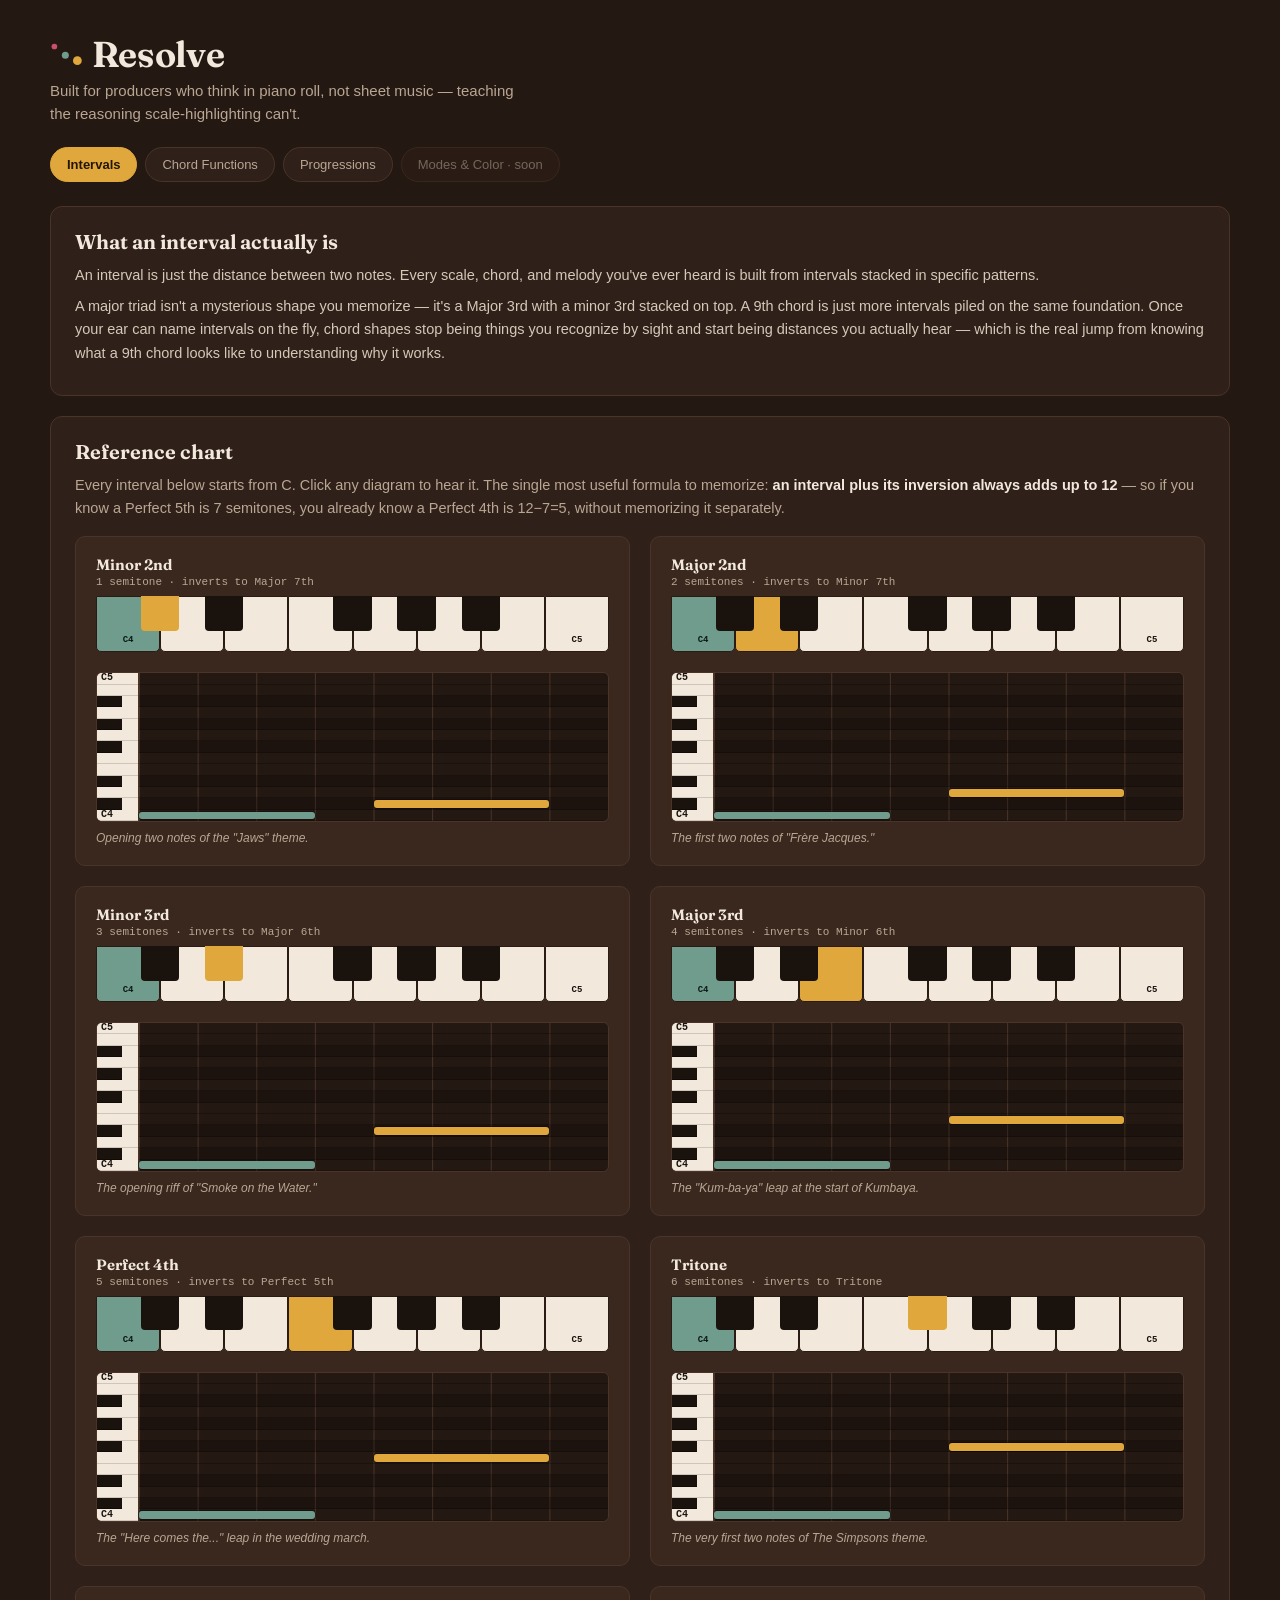
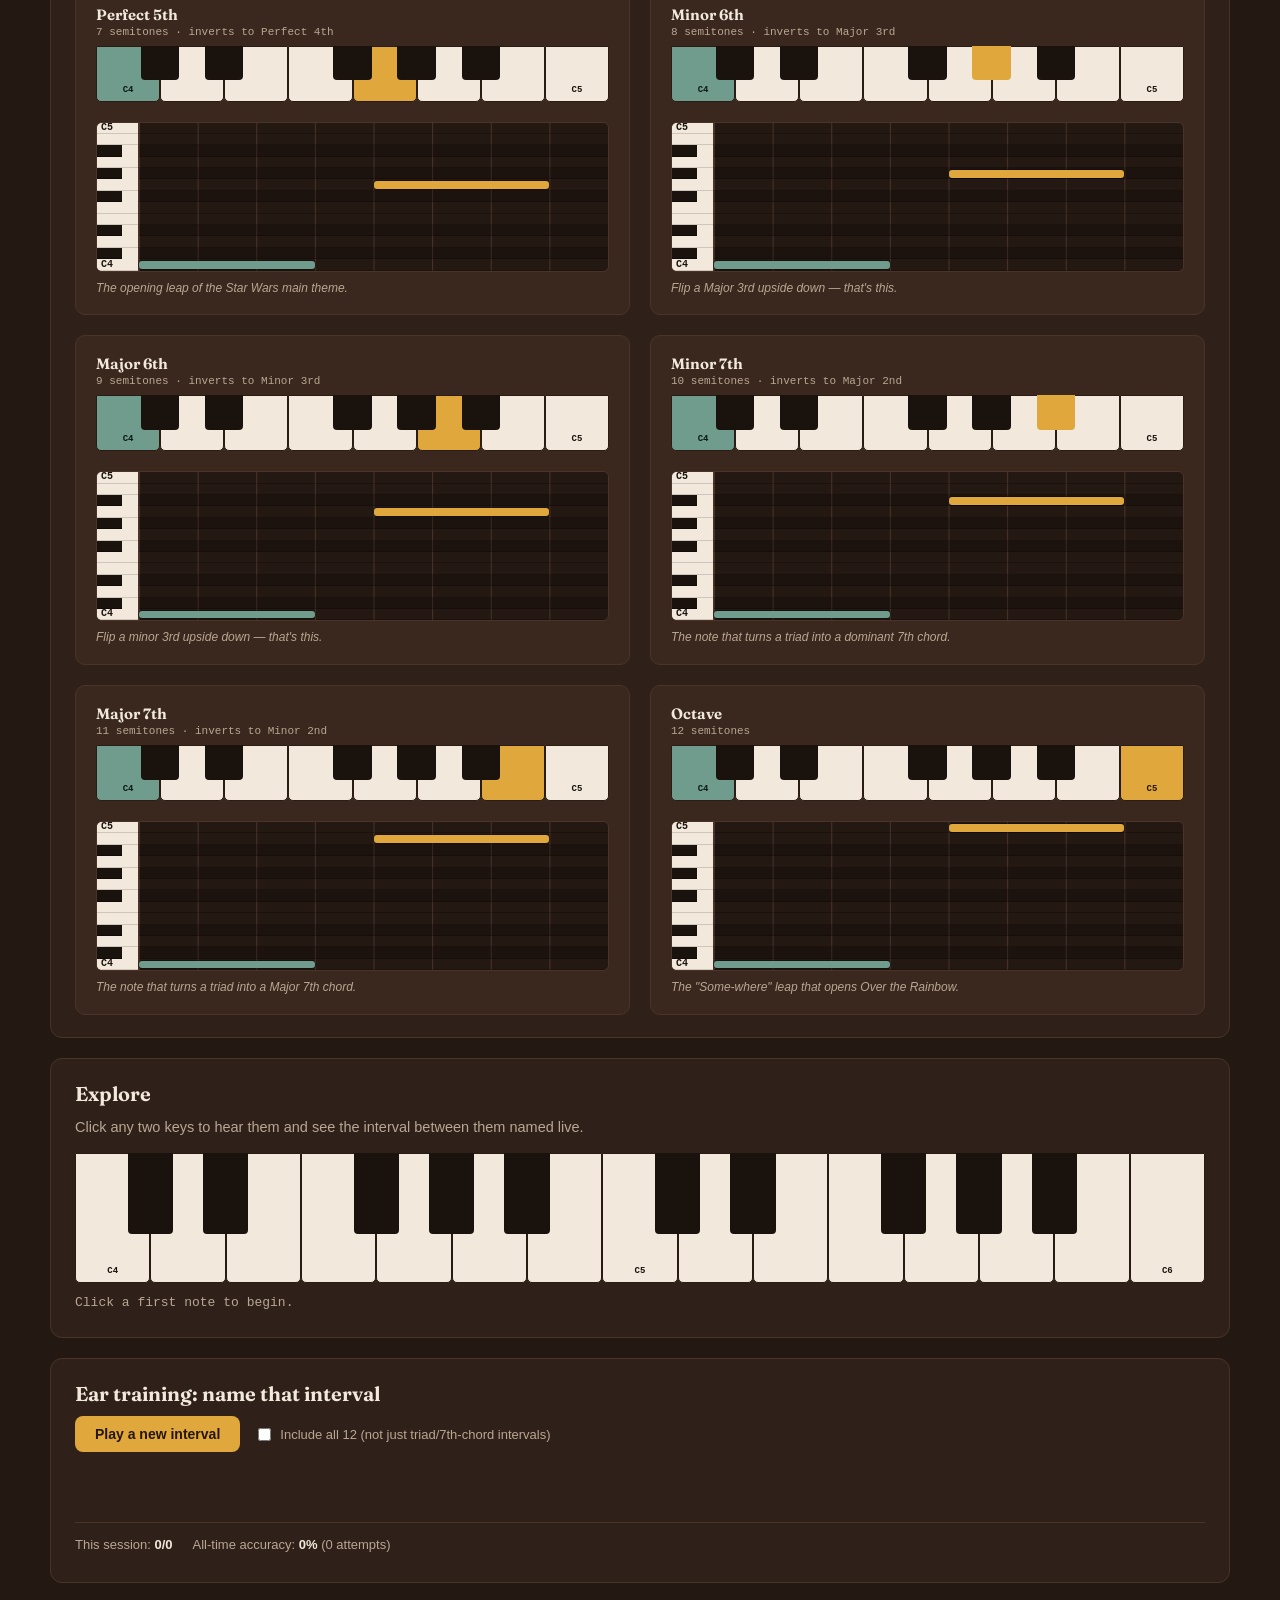
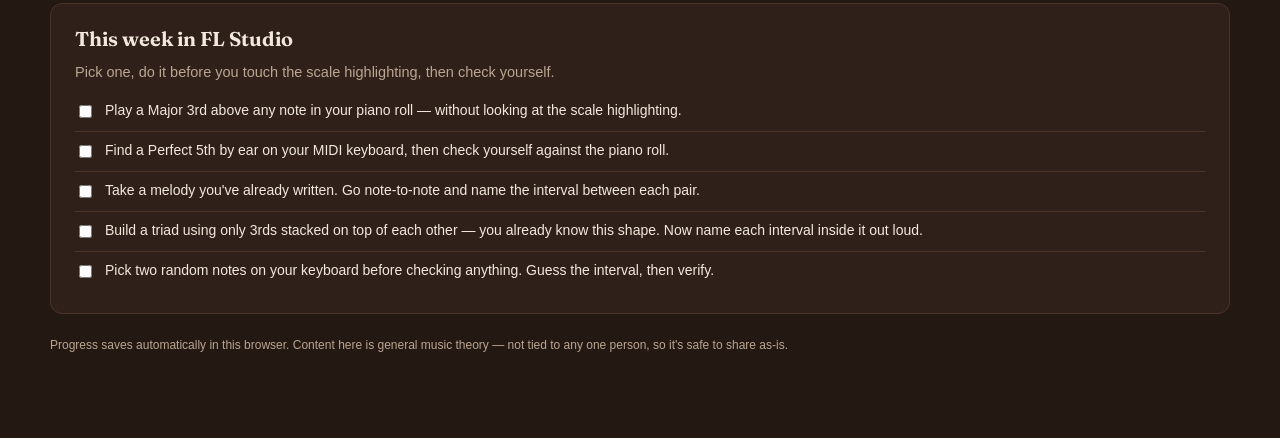
<file: index.html>
<!DOCTYPE html>
<html lang="en">
<head>
<meta charset="UTF-8">
<meta name="viewport" content="width=device-width, initial-scale=1.0">
<title>Resolve — Ear & Theory</title>
<link rel="preconnect" href="https://fonts.googleapis.com">
<link rel="preconnect" href="https://fonts.gstatic.com" crossorigin>
<link href="https://fonts.googleapis.com/css2?family=Fraunces:opsz,wght@9..144,500;9..144,650&display=swap" rel="stylesheet">
<link rel="stylesheet" href="styles.css">
</head>
<body>
<div class="wrap">
  <header>
    <h1><svg class="mark" viewBox="0 0 30 23" aria-hidden="true" focusable="false">
      <circle class="mark-tension" cx="4" cy="5" r="2.6"></circle>
      <circle class="mark-movement" cx="14" cy="13" r="3.2"></circle>
      <circle class="mark-resolution" cx="25" cy="18" r="4"></circle>
    </svg>Resolve</h1>
    <div class="tagline">Built for producers who think in piano roll, not sheet music — teaching the reasoning scale-highlighting can't.</div>
  </header>

  <div class="tabs" id="tabs"></div>
  <div id="module-content"></div>

  <footer>Progress saves automatically in this browser. Content here is general music theory — not tied to any one person, so it's safe to share as-is.</footer>
</div>

<script src="script.js"></script>
</body>
</html>
</file>
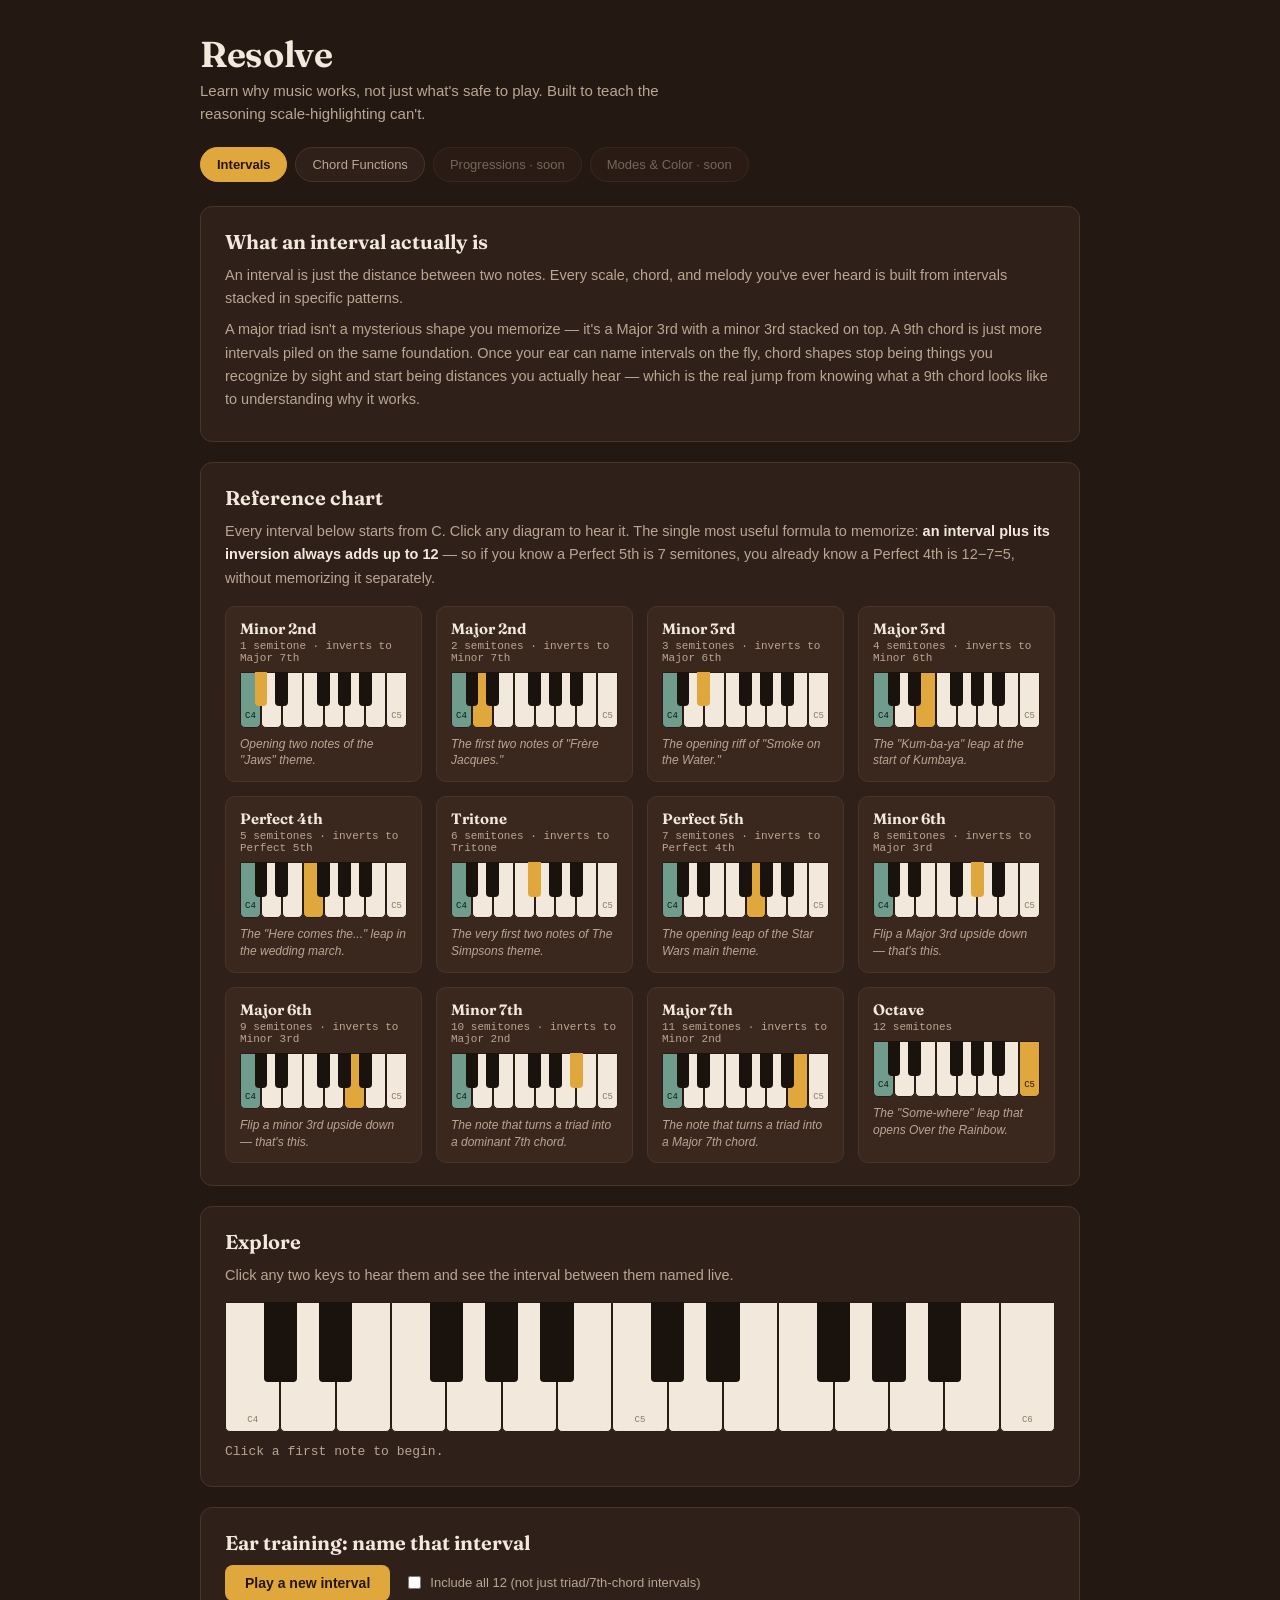
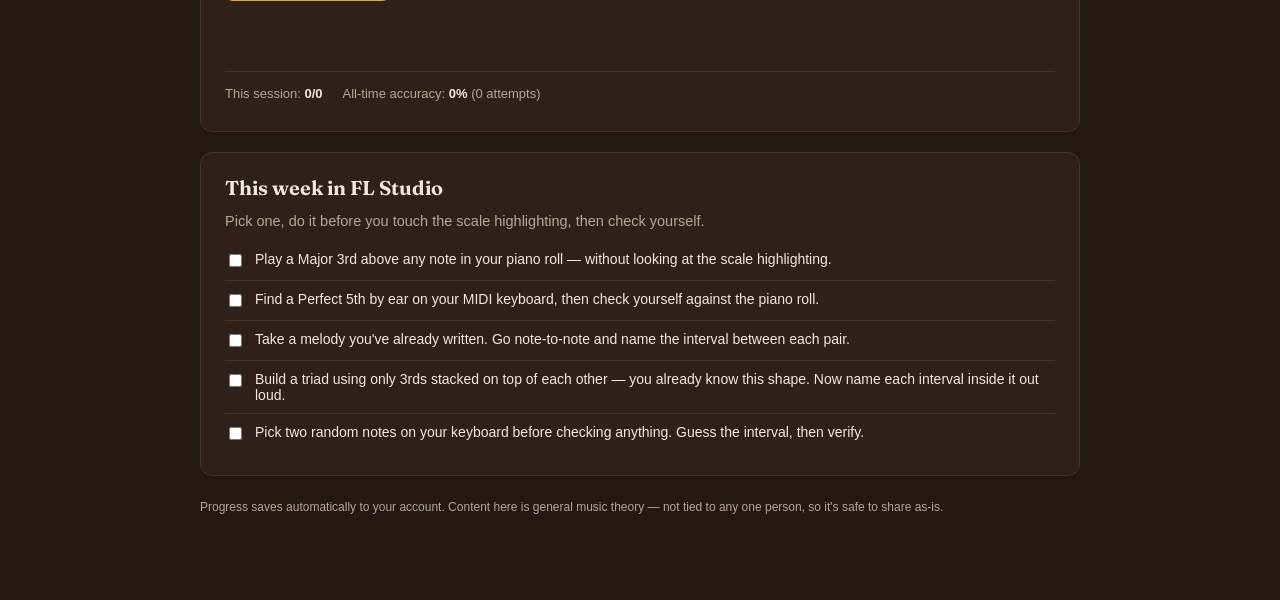
<file: Resolve_by_Rayann.html>
<!DOCTYPE html>
<html lang="en">
<head>
<meta charset="UTF-8">
<meta name="viewport" content="width=device-width, initial-scale=1.0">
<title>Resolve — Ear & Theory</title>
<link rel="preconnect" href="https://fonts.googleapis.com">
<link rel="preconnect" href="https://fonts.gstatic.com" crossorigin>
<link href="https://fonts.googleapis.com/css2?family=Fraunces:opsz,wght@9..144,500;9..144,650&display=swap" rel="stylesheet">
<style>
  :root{
    --bg:#241812;
    --panel:#2f2019;
    --panel-alt:#3a281f;
    --line:#4a3428;
    --text:#f2e9dc;
    --text-dim:#b9a693;
    --tension:#c94f6d;
    --resolution:#e0a83c;
    --movement:#6f9c8d;
    --key-white:#f2e9dc;
    --key-black:#1a120d;
    --font-display:'Fraunces',Georgia,serif;
    --font-sans:-apple-system,BlinkMacSystemFont,"Segoe UI",Roboto,Helvetica,Arial,sans-serif;
    --font-mono:ui-monospace,"SF Mono","Cascadia Code",Menlo,Consolas,monospace;
  }
  *{box-sizing:border-box;}
  body{margin:0;background:var(--bg);color:var(--text);font-family:var(--font-sans);padding:32px 20px 80px;}
  .wrap{max-width:880px;margin:0 auto;}
  h1{font-family:var(--font-display);font-size:36px;font-weight:650;margin:0 0 4px;letter-spacing:-0.01em;}
  .tagline{color:var(--text-dim);font-size:15px;max-width:56ch;line-height:1.5;}

  .tabs{display:flex;flex-wrap:wrap;gap:8px;margin:22px 0 24px;}
  .tab{background:var(--panel);border:1px solid var(--line);color:var(--text-dim);padding:9px 16px;border-radius:999px;font-size:13px;cursor:pointer;font-family:var(--font-sans);}
  .tab.active{background:var(--resolution);border-color:var(--resolution);color:#241505;font-weight:650;}
  .tab.soon{opacity:0.55;cursor:default;}

  section.card{background:var(--panel);border:1px solid var(--line);border-radius:12px;padding:22px 24px;margin-bottom:20px;}
  section.card h2{font-family:var(--font-display);font-size:20px;font-weight:650;margin:0 0 10px;}
  section.card p{color:var(--text-dim);font-size:14.5px;line-height:1.6;margin:0 0 8px;}
  .soon-card{text-align:center;padding:50px 20px;color:var(--text-dim);}
  .soon-card h2{color:var(--text);}

  .piano-wrap{overflow-x:auto;padding:6px 0 2px;}
  .piano{position:relative;height:130px;width:100%;min-width:520px;}
  .white-key{position:absolute;top:0;bottom:0;background:var(--key-white);border:1px solid #2a1c14;border-radius:0 0 5px 5px;cursor:pointer;display:flex;align-items:flex-end;justify-content:center;padding-bottom:6px;font-family:var(--font-mono);font-size:9px;color:#8a7862;}
  .white-key:hover{background:#e5dac8;}
  .white-key.hi-root{background:var(--movement);color:#0d1a16;}
  .white-key.hi-target{background:var(--resolution);color:#241505;}
  .white-key.hi-tension{background:var(--tension);color:#2a0d14;}
  .black-key{position:absolute;top:0;height:62%;background:var(--key-black);border-radius:0 0 4px 4px;cursor:pointer;z-index:2;}
  .black-key:hover{background:#3a2a20;}
  .black-key.hi-root{background:var(--movement);}
  .black-key.hi-target{background:var(--resolution);}
  .black-key.hi-tension{background:var(--tension);}
  .explore-readout{margin-top:10px;font-family:var(--font-mono);font-size:13px;color:var(--text-dim);min-height:20px;}
  .explore-readout strong{color:var(--text);}

  .ref-grid{display:grid;grid-template-columns:repeat(auto-fill,minmax(190px,1fr));gap:14px;margin-top:16px;}
  .ref-card{background:var(--panel-alt);border:1px solid var(--line);border-radius:10px;padding:12px 14px;}
  .ref-name{font-family:var(--font-display);font-size:15px;font-weight:650;}
  .ref-formula{font-family:var(--font-mono);font-size:11px;color:var(--text-dim);margin-top:2px;margin-bottom:8px;}
  .ref-piano{position:relative;height:56px;width:100%;min-width:0;}
  .ref-mnemonic{font-size:12px;color:var(--text-dim);margin-top:8px;line-height:1.4;font-style:italic;}

  .key-select{background:var(--panel-alt);border:1px solid var(--line);color:var(--text);border-radius:6px;padding:7px 12px;font-size:13px;font-family:var(--font-sans);}
  .key-row{display:flex;align-items:center;gap:10px;margin-bottom:14px;font-size:13px;color:var(--text-dim);}
  .fn-badge{display:inline-block;padding:2px 9px;border-radius:999px;font-size:10.5px;font-weight:650;}
  .fn-badge.tonic{background:var(--resolution);color:#241505;}
  .fn-badge.subdominant{background:var(--movement);color:#0d1a16;}
  .fn-badge.dominant{background:var(--tension);color:#2a0d14;}
  .fn-legend{display:flex;gap:16px;flex-wrap:wrap;margin-bottom:16px;font-size:12.5px;color:var(--text-dim);}
  .fn-legend span{display:inline-flex;align-items:center;gap:6px;}

  .demo-grid{display:flex;flex-direction:column;gap:10px;margin-top:14px;}
  .demo-row{display:flex;align-items:center;gap:12px;background:var(--panel-alt);border:1px solid var(--line);border-radius:8px;padding:10px 14px;flex-wrap:wrap;}
  .demo-btn{background:var(--resolution);color:#241505;border:none;border-radius:7px;padding:8px 16px;font-size:13px;font-weight:650;cursor:pointer;font-family:var(--font-sans);flex:0 0 auto;}
  .demo-btn.alt{background:var(--movement);}
  .demo-btn.dim{background:var(--tension);}
  .demo-btn.hang{background:none;border:1px solid var(--line);color:var(--text-dim);}
  .demo-caption{font-size:13px;color:var(--text-dim);flex:1;min-width:180px;}

  .quiz-controls{display:flex;align-items:center;gap:14px;flex-wrap:wrap;margin-bottom:16px;}
  .quiz-controls label{font-size:13px;color:var(--text-dim);display:flex;align-items:center;gap:6px;cursor:pointer;}
  .play-btn{background:var(--resolution);color:#241505;border:none;border-radius:8px;padding:10px 20px;font-size:14px;font-weight:650;cursor:pointer;font-family:var(--font-sans);}
  .play-btn:hover{filter:brightness(1.08);}
  .replay-btn{background:none;border:1px solid var(--line);color:var(--text-dim);border-radius:8px;padding:10px 16px;font-size:13px;cursor:pointer;font-family:var(--font-sans);}

  .answer-grid{display:flex;flex-wrap:wrap;gap:8px;margin:16px 0;}
  .answer-btn{background:var(--panel-alt);border:1px solid var(--line);color:var(--text);border-radius:8px;padding:9px 14px;font-size:13px;cursor:pointer;font-family:var(--font-sans);}
  .answer-btn:hover{border-color:var(--text-dim);}
  .answer-btn.correct{background:var(--movement);border-color:var(--movement);color:#0d1a16;font-weight:650;}
  .answer-btn.wrong{background:var(--tension);border-color:var(--tension);color:#2a0d14;font-weight:650;}
  .answer-btn:disabled{cursor:default;}

  .feedback{min-height:22px;font-size:13.5px;margin-bottom:6px;}
  .feedback.correct{color:var(--movement);}
  .feedback.wrong{color:var(--tension);}

  .stats-row{display:flex;gap:20px;flex-wrap:wrap;font-size:13px;color:var(--text-dim);margin-top:14px;padding-top:14px;border-top:1px solid var(--line);}
  .stats-row strong{color:var(--text);}
  .weak-list{margin-top:8px;font-size:12.5px;color:var(--text-dim);}
  .weak-list span{color:var(--tension);font-weight:600;}

  .prompt-item{display:flex;align-items:flex-start;gap:10px;padding:10px 0;border-bottom:1px solid var(--line);font-size:14px;}
  .prompt-item:last-child{border-bottom:none;}
  .prompt-item input{margin-top:3px;}
  .prompt-item.done span{text-decoration:line-through;color:var(--text-dim);}

  footer{margin-top:24px;color:var(--text-dim);font-size:12px;}
  @media (max-width:600px){ .piano{min-width:460px;} }
</style>
</head>
<body>
<div class="wrap">
  <header>
    <h1>Resolve</h1>
    <div class="tagline">Learn why music works, not just what's safe to play. Built to teach the reasoning scale-highlighting can't.</div>
  </header>

  <div class="tabs" id="tabs"></div>
  <div id="module-content"></div>

  <footer>Progress saves automatically to your account. Content here is general music theory — not tied to any one person, so it's safe to share as-is.</footer>
</div>

<script>
const NOTE_NAMES = ["C","C#","D","D#","E","F","F#","G","G#","A","A#","B"];
const INTERVALS = [
  {semitones:1, name:"Minor 2nd"},
  {semitones:2, name:"Major 2nd"},
  {semitones:3, name:"Minor 3rd"},
  {semitones:4, name:"Major 3rd"},
  {semitones:5, name:"Perfect 4th"},
  {semitones:6, name:"Tritone"},
  {semitones:7, name:"Perfect 5th"},
  {semitones:8, name:"Minor 6th"},
  {semitones:9, name:"Major 6th"},
  {semitones:10, name:"Minor 7th"},
  {semitones:11, name:"Major 7th"},
  {semitones:12, name:"Octave"}
];
const COMMON_SEMITONES = [3,4,5,7,10,11,12];
const PIANO_LOW = 60;  // C4
const PIANO_HIGH = 84; // C6
const WHITE_STEPS = [0,2,4,5,7,9,11];
const BLACK_STEPS = [1,3,6,8,10];

const APPLY_PROMPTS = [
  {id:"p1", text:"Play a Major 3rd above any note in your piano roll — without looking at the scale highlighting."},
  {id:"p2", text:"Find a Perfect 5th by ear on your MIDI keyboard, then check yourself against the piano roll."},
  {id:"p3", text:"Take a melody you've already written. Go note-to-note and name the interval between each pair."},
  {id:"p4", text:"Build a triad using only 3rds stacked on top of each other — you already know this shape. Now name each interval inside it out loud."},
  {id:"p5", text:"Pick two random notes on your keyboard before checking anything. Guess the interval, then verify."}
];

let audioCtx = null;
function getAudioCtx(){
  if(!audioCtx) audioCtx = new (window.AudioContext||window.webkitAudioContext)();
  if(audioCtx.state === "suspended") audioCtx.resume();
  return audioCtx;
}
function midiToFreq(m){ return 440 * Math.pow(2, (m-69)/12); }
function noteName(m){ return NOTE_NAMES[((m%12)+12)%12] + (Math.floor(m/12)-1); }

function playTone(ctx, freq, duration){
  const osc = ctx.createOscillator();
  osc.type = "sine";
  osc.frequency.value = freq;
  const gain = ctx.createGain();
  gain.gain.setValueAtTime(0.0001, ctx.currentTime);
  gain.gain.exponentialRampToValueAtTime(0.28, ctx.currentTime+0.02);
  gain.gain.exponentialRampToValueAtTime(0.0001, ctx.currentTime+duration);
  osc.connect(gain).connect(ctx.destination);
  osc.start();
  osc.stop(ctx.currentTime+duration+0.05);
}
function playSequence(midis, noteDur, gap){
  const ctx = getAudioCtx();
  midis.forEach((m,i)=>{
    setTimeout(()=>playTone(ctx, midiToFreq(m), noteDur), i*(noteDur+gap)*1000);
  });
}

// ---------- Progress storage ----------
let progress = { intervalStats:{}, totalCorrect:0, totalAttempts:0, appliedPrompts:{}, functionStats:{}, chordStats:{}, appliedChordPrompts:{} };

async function loadProgress(){
  try{
    const result = await window.storage.get("resolve-progress", false);
    if(result && result.value) progress = JSON.parse(result.value);
  }catch(e){ /* fresh start */ }
  progress.functionStats = progress.functionStats || {};
  progress.chordStats = progress.chordStats || {};
  progress.appliedChordPrompts = progress.appliedChordPrompts || {};
}
function saveProgress(){
  try{ window.storage.set("resolve-progress", JSON.stringify(progress), false); }catch(e){ console.error("save failed", e); }
}

// ---------- Tabs ----------
const MODULES = [
  {id:"intervals", label:"Intervals", soon:false},
  {id:"chords", label:"Chord Functions", soon:false},
  {id:"progressions", label:"Progressions", soon:true, blurb:"Recognizing common progressions by ear, not just by chart."},
  {id:"modes", label:"Modes & Color", soon:true, blurb:"Beyond major/minor — the moods hiding in modal harmony."}
];
let activeModule = "intervals";

function renderTabs(){
  const tabs = document.getElementById("tabs");
  tabs.innerHTML = "";
  MODULES.forEach(m=>{
    const btn = document.createElement("button");
    btn.className = "tab" + (m.id===activeModule ? " active" : "") + (m.soon ? " soon" : "");
    btn.textContent = m.label + (m.soon ? " · soon" : "");
    btn.onclick = ()=>{ activeModule = m.id; renderModule(); renderTabs(); };
    tabs.appendChild(btn);
  });
}

function renderModule(){
  const container = document.getElementById("module-content");
  const mod = MODULES.find(m=>m.id===activeModule);
  container.innerHTML = "";
  if(activeModule === "intervals"){
    container.appendChild(buildConceptCard());
    container.appendChild(buildReferenceCard());
    container.appendChild(buildExploreCard());
    container.appendChild(buildQuizCard());
    container.appendChild(buildApplyCard());
    return;
  }
  if(activeModule === "chords"){
    container.appendChild(buildChordConceptCard());
    container.appendChild(buildChordReferenceCard());
    container.appendChild(buildChordDemoCard());
    container.appendChild(buildChordQuizCard());
    container.appendChild(buildChordApplyCard());
    return;
  }
  if(mod.soon){
    container.innerHTML = '<section class="card soon-card"><h2>'+mod.label+'</h2><p>'+mod.blurb+'</p><p>Coming after Chord Functions.</p></section>';
  }
}

// ---------- Concept card ----------
const MNEMONICS = {
  1:  "Opening two notes of the \"Jaws\" theme.",
  2:  "The first two notes of \"Frère Jacques.\"",
  3:  "The opening riff of \"Smoke on the Water.\"",
  4:  "The \"Kum-ba-ya\" leap at the start of Kumbaya.",
  5:  "The \"Here comes the...\" leap in the wedding march.",
  6:  "The very first two notes of The Simpsons theme.",
  7:  "The opening leap of the Star Wars main theme.",
  8:  "Flip a Major 3rd upside down — that's this.",
  9:  "Flip a minor 3rd upside down — that's this.",
  10: "The note that turns a triad into a dominant 7th chord.",
  11: "The note that turns a triad into a Major 7th chord.",
  12: "The \"Some-where\" leap that opens Over the Rainbow."
};

function buildReferenceCard(){
  const el = document.createElement("section");
  el.className = "card";
  el.innerHTML =
    '<h2>Reference chart</h2>' +
    '<p>Every interval below starts from C. Click any diagram to hear it. The single most useful formula to memorize: <strong style="color:var(--text)">an interval plus its inversion always adds up to 12</strong> — so if you know a Perfect 5th is 7 semitones, you already know a Perfect 4th is 12−7=5, without memorizing it separately.</p>' +
    '<div class="ref-grid" id="ref-grid"></div>';
  setTimeout(renderReferenceGrid, 0);
  return el;
}

function renderReferenceGrid(){
  const grid = document.getElementById("ref-grid");
  if(!grid) return;
  grid.innerHTML = "";
  INTERVALS.forEach(def=>{
    const card = document.createElement("div");
    card.className = "ref-card";
    const invertName = INTERVALS.find(iv=>iv.semitones === (12-def.semitones))?.name;
    card.innerHTML =
      '<div class="ref-name">'+def.name+'</div>' +
      '<div class="ref-formula">'+def.semitones+' semitone'+(def.semitones===1?"":"s")+
        (invertName ? '  ·  inverts to '+invertName : '') +
      '</div>' +
      '<div class="piano ref-piano" data-semitones="'+def.semitones+'"></div>' +
      '<div class="ref-mnemonic">'+MNEMONICS[def.semitones]+'</div>';
    grid.appendChild(card);

    const pianoEl = card.querySelector(".ref-piano");
    const root = 60, target = 60 + def.semitones;
    const playThis = ()=> playSequence([root, target], 0.42, 0.12);
    renderPiano(pianoEl, ()=>playThis(), 60, 72);
    highlightKey(pianoEl, root, "hi-root");
    highlightKey(pianoEl, target, "hi-target");
    pianoEl.style.cursor = "pointer";
    pianoEl.title = "Click to hear it";
  });
}

function buildConceptCard(){
  const el = document.createElement("section");
  el.className = "card";
  el.innerHTML =
    '<h2>What an interval actually is</h2>' +
    '<p>An interval is just the distance between two notes. Every scale, chord, and melody you\'ve ever heard is built from intervals stacked in specific patterns.</p>' +
    '<p>A major triad isn\'t a mysterious shape you memorize — it\'s a Major 3rd with a minor 3rd stacked on top. A 9th chord is just more intervals piled on the same foundation. Once your ear can name intervals on the fly, chord shapes stop being things you recognize by sight and start being distances you actually hear — which is the real jump from knowing what a 9th chord looks like to understanding why it works.</p>';
  return el;
}

// ---------- Explore card (interactive piano) ----------
let exploreSelection = [];
function buildExploreCard(){
  const el = document.createElement("section");
  el.className = "card";
  el.innerHTML = '<h2>Explore</h2><p>Click any two keys to hear them and see the interval between them named live.</p>' +
    '<div class="piano-wrap"><div class="piano" id="explore-piano"></div></div>' +
    '<div class="explore-readout" id="explore-readout">Click a first note to begin.</div>';
  setTimeout(()=>renderPiano(document.getElementById("explore-piano"), onExploreKeyClick), 0);
  return el;
}
function onExploreKeyClick(midi){
  playSequence([midi], 0.5, 0);
  exploreSelection.push(midi);
  if(exploreSelection.length > 2) exploreSelection = [midi];
  const readout = document.getElementById("explore-readout");
  const piano = document.getElementById("explore-piano");
  clearHighlights(piano);
  if(exploreSelection.length === 1){
    highlightKey(piano, exploreSelection[0], "hi-root");
    readout.innerHTML = "First note: <strong>"+noteName(exploreSelection[0])+"</strong>. Click a second note.";
  } else {
    const [a,b] = exploreSelection;
    const dist = Math.abs(b-a);
    const def = INTERVALS.find(iv=>iv.semitones === (dist>12 ? dist%12 || 12 : dist));
    highlightKey(piano, a, "hi-root");
    highlightKey(piano, b, "hi-target");
    readout.innerHTML = noteName(a)+" → "+noteName(b)+" is a <strong>"+(def?def.name:dist+" semitones")+"</strong> ("+dist+" semitones)";
  }
}

// ---------- Piano rendering ----------
function renderPiano(container, onClick, low, high){
  low = (low===undefined) ? PIANO_LOW : low;
  high = (high===undefined) ? PIANO_HIGH : high;
  container.innerHTML = "";
  const whiteMidis = [];
  for(let m=low; m<=high; m++){
    if(WHITE_STEPS.includes(m%12)) whiteMidis.push(m);
  }
  const whiteWidth = 100/whiteMidis.length;
  whiteMidis.forEach((m,i)=>{
    const key = document.createElement("div");
    key.className = "white-key";
    key.style.left = (i*whiteWidth)+"%";
    key.style.width = whiteWidth+"%";
    key.dataset.midi = m;
    key.textContent = (m%12===0) ? noteName(m) : "";
    key.onclick = ()=> onClick(m);
    container.appendChild(key);
  });
  for(let m=low; m<=high; m++){
    if(BLACK_STEPS.includes(m%12)){
      const whiteIndexBefore = whiteMidis.filter(w=>w<m).length - 1;
      const key = document.createElement("div");
      key.className = "black-key";
      key.style.left = ((whiteIndexBefore+1)*whiteWidth - whiteWidth*0.3)+"%";
      key.style.width = (whiteWidth*0.6)+"%";
      key.dataset.midi = m;
      key.onclick = (e)=>{ e.stopPropagation(); onClick(m); };
      container.appendChild(key);
    }
  }
}
function clearHighlights(container){
  container.querySelectorAll(".hi-root,.hi-target").forEach(k=>k.classList.remove("hi-root","hi-target"));
}
function highlightKey(container, midi, cls){
  const key = container.querySelector('[data-midi="'+midi+'"]');
  if(key) key.classList.add(cls);
}

// ---------- Quiz ----------
let currentQuestion = null;
let includeAll = false;
let sessionCorrect = 0, sessionTotal = 0;

function buildQuizCard(){
  const el = document.createElement("section");
  el.className = "card";
  el.innerHTML =
    '<h2>Ear training: name that interval</h2>' +
    '<div class="quiz-controls">' +
      '<button class="play-btn" id="new-question-btn">Play a new interval</button>' +
      '<button class="replay-btn" id="replay-btn" style="display:none;">Replay</button>' +
      '<label><input type="checkbox" id="include-all"> Include all 12 (not just triad/7th-chord intervals)</label>' +
    '</div>' +
    '<div class="feedback" id="quiz-feedback"></div>' +
    '<div class="answer-grid" id="answer-grid"></div>' +
    '<div class="stats-row" id="quiz-stats"></div>' +
    '<div class="weak-list" id="weak-list"></div>';

  setTimeout(()=>{
    document.getElementById("include-all").checked = includeAll;
    document.getElementById("include-all").addEventListener("change", e=>{ includeAll = e.target.checked; });
    document.getElementById("new-question-btn").addEventListener("click", newQuestion);
    document.getElementById("replay-btn").addEventListener("click", ()=>{
      if(currentQuestion) playSequence([currentQuestion.root, currentQuestion.root+currentQuestion.semitones], 0.5, 0.15);
    });
    renderQuizStats();
  }, 0);
  return el;
}

function newQuestion(){
  const pool = (includeAll ? INTERVALS : INTERVALS.filter(iv=>COMMON_SEMITONES.includes(iv.semitones)));
  const def = pool[Math.floor(Math.random()*pool.length)];
  const root = PIANO_LOW + Math.floor(Math.random()*(PIANO_HIGH-PIANO_LOW-12+1));
  currentQuestion = { root, semitones: def.semitones, name: def.name };
  playSequence([root, root+def.semitones], 0.5, 0.15);

  document.getElementById("replay-btn").style.display = "inline-block";
  document.getElementById("quiz-feedback").textContent = "";
  document.getElementById("quiz-feedback").className = "feedback";

  const grid = document.getElementById("answer-grid");
  grid.innerHTML = "";
  pool.forEach(opt=>{
    const btn = document.createElement("button");
    btn.className = "answer-btn";
    btn.textContent = opt.name;
    btn.onclick = ()=> checkAnswer(opt, btn);
    grid.appendChild(btn);
  });
}

function checkAnswer(chosen, btnEl){
  if(!currentQuestion) return;
  const correct = chosen.semitones === currentQuestion.semitones;
  const grid = document.getElementById("answer-grid");
  grid.querySelectorAll(".answer-btn").forEach(b=>b.disabled = true);

  const key = String(currentQuestion.semitones);
  if(!progress.intervalStats[key]) progress.intervalStats[key] = {correct:0, wrong:0};
  if(correct){
    progress.intervalStats[key].correct++;
    progress.totalCorrect++;
    sessionCorrect++;
    btnEl.classList.add("correct");
    document.getElementById("quiz-feedback").textContent = "Correct — that was a " + currentQuestion.name + ".";
    document.getElementById("quiz-feedback").className = "feedback correct";
  } else {
    progress.intervalStats[key].wrong++;
    btnEl.classList.add("wrong");
    grid.querySelectorAll(".answer-btn").forEach(b=>{
      if(b.textContent === currentQuestion.name) b.classList.add("correct");
    });
    document.getElementById("quiz-feedback").textContent = "Not quite — that was a " + currentQuestion.name + ".";
    document.getElementById("quiz-feedback").className = "feedback wrong";
  }
  progress.totalAttempts++;
  sessionTotal++;
  saveProgress();
  renderQuizStats();
}

function renderQuizStats(){
  const statsEl = document.getElementById("quiz-stats");
  const weakEl = document.getElementById("weak-list");
  if(!statsEl) return;
  const pct = progress.totalAttempts ? Math.round(progress.totalCorrect/progress.totalAttempts*100) : 0;
  statsEl.innerHTML =
    '<span>This session: <strong>'+sessionCorrect+'/'+sessionTotal+'</strong></span>' +
    '<span>All-time accuracy: <strong>'+pct+'%</strong> ('+progress.totalAttempts+' attempts)</span>';

  const weak = Object.keys(progress.intervalStats)
    .map(k=>{
      const s = progress.intervalStats[k];
      const attempts = s.correct+s.wrong;
      const def = INTERVALS.find(iv=>iv.semitones===Number(k));
      return {name: def?def.name:k, acc: attempts ? s.correct/attempts : 0, attempts};
    })
    .filter(x=>x.attempts >= 2)
    .sort((a,b)=>a.acc-b.acc)
    .slice(0,3);
  weakEl.innerHTML = weak.length
    ? "Focus on: " + weak.map(w=>'<span>'+w.name+'</span>').join(", ")
    : "";
}

// ---------- Apply prompts ----------
function buildApplyCard(){
  const el = document.createElement("section");
  el.className = "card";
  el.innerHTML = '<h2>This week in FL Studio</h2><p>Pick one, do it before you touch the scale highlighting, then check yourself.</p><div id="prompt-list"></div>';
  setTimeout(renderPrompts, 0);
  return el;
}
function renderPrompts(){
  const list = document.getElementById("prompt-list");
  if(!list) return;
  list.innerHTML = "";
  APPLY_PROMPTS.forEach(p=>{
    const done = !!progress.appliedPrompts[p.id];
    const row = document.createElement("div");
    row.className = "prompt-item" + (done ? " done" : "");
    row.innerHTML = '<input type="checkbox" '+(done?"checked":"")+'><span>'+p.text+'</span>';
    row.querySelector("input").addEventListener("change", e=>{
      if(e.target.checked) progress.appliedPrompts[p.id] = Date.now();
      else delete progress.appliedPrompts[p.id];
      saveProgress();
      renderPrompts();
    });
    list.appendChild(row);
  });
}

// ================= Chord Functions module =================
const MAJOR_SCALE_STEPS = [0,2,4,5,7,9,11];
const DEGREES = [
  {roman:"I",    quality:"Major",       function:"tonic"},
  {roman:"ii",   quality:"minor",       function:"subdominant"},
  {roman:"iii",  quality:"minor",       function:"tonic"},
  {roman:"IV",   quality:"Major",       function:"subdominant"},
  {roman:"V",    quality:"Major",       function:"dominant"},
  {roman:"vi",   quality:"minor",       function:"tonic"},
  {roman:"vii°", quality:"diminished",  function:"dominant"}
];
const FUNCTION_LABEL = {
  tonic: "Tonic — home, at rest",
  subdominant: "Subdominant — moving away",
  dominant: "Dominant — tension, wants to resolve"
};
const FUNCTION_SHORT = { tonic:"Tonic", subdominant:"Subdominant", dominant:"Dominant" };

let chordRoot = 60; // default key: C

function pitchClassName(midi){ return NOTE_NAMES[((midi%12)+12)%12]; }

function buildTriadOffsets(i){
  let n1 = MAJOR_SCALE_STEPS[i % 7];
  let n2 = MAJOR_SCALE_STEPS[(i+2) % 7];
  if(n2 <= n1) n2 += 12;
  let n3 = MAJOR_SCALE_STEPS[(i+4) % 7];
  while(n3 <= n2) n3 += 12;
  return [n1, n2, n3];
}
function triadNotes(root, degreeIndex){
  return buildTriadOffsets(degreeIndex).map(o => root + o);
}
function chordName(chordRootNote, degreeIndex){
  return pitchClassName(chordRootNote) + " " + DEGREES[degreeIndex].quality;
}

function playChord(ctx, midis, duration){
  midis.forEach(m => playTone(ctx, midiToFreq(m), duration));
}
function playProgression(chordsOfMidis, chordDur, gap){
  const ctx = getAudioCtx();
  chordsOfMidis.forEach((midis, i)=>{
    setTimeout(()=> playChord(ctx, midis, chordDur), i*(chordDur+gap)*1000);
  });
}
function highlightKeys(container, midis, cls){
  midis.forEach(m => highlightKey(container, m, cls));
}

const CHORD_APPLY_PROMPTS = [
  {id:"c1", text:"Build a ii–V–I progression in any key without checking the reference chart."},
  {id:"c2", text:"Take a progression you've already made — label each chord's Roman numeral and function."},
  {id:"c3", text:"End a progression on IV instead of V, and notice how different the ending feels."},
  {id:"c4", text:"Swap a V for a vii° in a progression — same function, different color. Notice what changes."},
  {id:"c5", text:"Write two 4-bar loops: one that resolves to I at the end, one that deliberately avoids it. Compare how each feels."}
];

// ---- Concept ----
function buildChordConceptCard(){
  const el = document.createElement("section");
  el.className = "card";
  el.innerHTML =
    '<h2>Why some chords want to move</h2>' +
    '<p>You already know how to stack thirds to build I, ii, iii, IV, V, vi, and vii° — they\'re just triads built on each note of the major scale. What\'s new here is this: each of those seven chords belongs to one of three functional families, and knowing which family a chord belongs to tells you where it wants to go next.</p>' +
    '<p><strong style="color:var(--resolution)">Tonic</strong> feels like home — resolved, at rest. <strong style="color:var(--movement)">Subdominant</strong> feels like leaving home — gathering motion. <strong style="color:var(--tension)">Dominant</strong> feels unstable — straining to get back home.</p>' +
    '<p>Home → leave → build tension → come back. That four-step engine is behind almost every chord progression you\'ve ever heard. Scale highlighting can tell you a note is "in the key." It can\'t tell you that V wants to resolve to I. That\'s function.</p>';
  return el;
}

// ---- Reference ----
function buildChordReferenceCard(){
  const el = document.createElement("section");
  el.className = "card";
  el.innerHTML =
    '<h2>The seven diatonic chords</h2>' +
    '<div class="key-row">Key: <select class="key-select" id="key-select"></select></div>' +
    '<div class="fn-legend">' +
      '<span><i class="dot" style="background:var(--resolution)"></i>Tonic (home)</span>' +
      '<span><i class="dot" style="background:var(--movement)"></i>Subdominant (leaving)</span>' +
      '<span><i class="dot" style="background:var(--tension)"></i>Dominant (tension)</span>' +
    '</div>' +
    '<div class="ref-grid" id="chord-ref-grid"></div>';
  setTimeout(()=>{
    const sel = document.getElementById("key-select");
    for(let pc=0; pc<12; pc++){
      const opt = document.createElement("option");
      opt.value = pc;
      opt.textContent = NOTE_NAMES[pc];
      sel.appendChild(opt);
    }
    sel.value = chordRoot % 12;
    sel.addEventListener("change", e=>{
      chordRoot = 60 + Number(e.target.value);
      renderChordReferenceGrid();
    });
    renderChordReferenceGrid();
  }, 0);
  return el;
}
function renderChordReferenceGrid(){
  const grid = document.getElementById("chord-ref-grid");
  if(!grid) return;
  grid.innerHTML = "";
  DEGREES.forEach((deg, i)=>{
    const notes = triadNotes(chordRoot, i);
    const card = document.createElement("div");
    card.className = "ref-card";
    card.innerHTML =
      '<div class="ref-name">'+deg.roman+' <span class="fn-badge '+deg.function+'">'+FUNCTION_SHORT[deg.function]+'</span></div>' +
      '<div class="ref-formula">'+chordName(notes[0], i)+'</div>' +
      '<div class="piano ref-piano"></div>';
    grid.appendChild(card);
    const pianoEl = card.querySelector(".ref-piano");
    const low = notes[0], high = notes[0]+12;
    renderPiano(pianoEl, ()=>playProgression([notes], 0.9, 0), low, high);
    const hiClass = {tonic:"hi-target", subdominant:"hi-root", dominant:"hi-tension"}[deg.function];
    highlightKeys(pianoEl, notes, hiClass);
    pianoEl.style.cursor = "pointer";
    pianoEl.title = "Click to hear it";
  });
}

// ---- Demonstration ----
function buildChordDemoCard(){
  const el = document.createElement("section");
  el.className = "card";
  el.innerHTML =
    '<h2>Hear the pull</h2>' +
    '<p>Reading that V wants to resolve to I is one thing. Hearing it land is another. Play these back to back and pay attention to how each one feels, not just how it sounds.</p>' +
    '<div class="demo-grid">' +
      '<div class="demo-row"><button class="demo-btn" id="demo-v-i">Play V → I</button><span class="demo-caption">The classic resolution — maximum pull, fully resolved.</span></div>' +
      '<div class="demo-row"><button class="demo-btn hang" id="demo-v-alone">Play V alone</button><span class="demo-caption">Left hanging on purpose — notice how unfinished this feels.</span></div>' +
      '<div class="demo-row"><button class="demo-btn alt" id="demo-iv-i">Play IV → I</button><span class="demo-caption">A gentler resolution — softer pull, same destination.</span></div>' +
      '<div class="demo-row"><button class="demo-btn dim" id="demo-vii-i">Play vii° → I</button><span class="demo-caption">Different chord, same Dominant function — a V substitute.</span></div>' +
    '</div>';
  setTimeout(()=>{
    document.getElementById("demo-v-i").onclick = ()=>{
      const chordDur = 0.9, gap = 0.05;
      playProgression([triadNotes(chordRoot,4), triadNotes(chordRoot,0)], chordDur, gap);
    };
    document.getElementById("demo-v-alone").onclick = ()=>{
      playProgression([triadNotes(chordRoot,4)], 1.4, 0);
    };
    document.getElementById("demo-iv-i").onclick = ()=>{
      playProgression([triadNotes(chordRoot,3), triadNotes(chordRoot,0)], 0.9, 0.05);
    };
    document.getElementById("demo-vii-i").onclick = ()=>{
      playProgression([triadNotes(chordRoot,6), triadNotes(chordRoot,0)], 0.9, 0.05);
    };
  }, 0);
  return el;
}

// ---- Quiz ----
let currentChordQuestion = null;
let chordExactMode = false;
let chordSessionCorrect = 0, chordSessionTotal = 0;

function buildChordQuizCard(){
  const el = document.createElement("section");
  el.className = "card";
  el.innerHTML =
    '<h2>Ear training: name the function</h2>' +
    '<div class="quiz-controls">' +
      '<button class="play-btn" id="new-chord-btn">Play a new chord</button>' +
      '<button class="replay-btn" id="chord-replay-btn" style="display:none;">Replay</button>' +
      '<label><input type="checkbox" id="chord-exact-mode"> Exact chord (I, ii, iii...) instead of just function</label>' +
    '</div>' +
    '<div class="feedback" id="chord-feedback"></div>' +
    '<div class="answer-grid" id="chord-answer-grid"></div>' +
    '<div class="stats-row" id="chord-quiz-stats"></div>' +
    '<div class="weak-list" id="chord-weak-list"></div>';

  setTimeout(()=>{
    document.getElementById("chord-exact-mode").checked = chordExactMode;
    document.getElementById("chord-exact-mode").addEventListener("change", e=>{ chordExactMode = e.target.checked; });
    document.getElementById("new-chord-btn").addEventListener("click", newChordQuestion);
    document.getElementById("chord-replay-btn").addEventListener("click", ()=>{
      if(currentChordQuestion) playProgression([currentChordQuestion.notes], 0.9, 0);
    });
    renderChordQuizStats();
  }, 0);
  return el;
}

function newChordQuestion(){
  const i = Math.floor(Math.random()*7);
  const notes = triadNotes(chordRoot, i);
  currentChordQuestion = { degreeIndex:i, roman:DEGREES[i].roman, func:DEGREES[i].function, notes };
  playProgression([notes], 0.9, 0);

  document.getElementById("chord-replay-btn").style.display = "inline-block";
  document.getElementById("chord-feedback").textContent = "";
  document.getElementById("chord-feedback").className = "feedback";

  const grid = document.getElementById("chord-answer-grid");
  grid.innerHTML = "";
  if(chordExactMode){
    DEGREES.forEach((deg,idx)=>{
      const btn = document.createElement("button");
      btn.className = "answer-btn";
      btn.textContent = deg.roman;
      btn.onclick = ()=> checkChordAnswer(idx, btn);
      grid.appendChild(btn);
    });
  } else {
    ["tonic","subdominant","dominant"].forEach(fn=>{
      const btn = document.createElement("button");
      btn.className = "answer-btn";
      btn.textContent = FUNCTION_SHORT[fn];
      btn.onclick = ()=> checkChordAnswer(fn, btn);
      grid.appendChild(btn);
    });
  }
}

function checkChordAnswer(chosen, btnEl){
  if(!currentChordQuestion) return;
  const grid = document.getElementById("chord-answer-grid");
  grid.querySelectorAll(".answer-btn").forEach(b=>b.disabled = true);

  let correct, correctLabel, statKey, statBucket;
  if(chordExactMode){
    correct = chosen === currentChordQuestion.degreeIndex;
    correctLabel = currentChordQuestion.roman;
    statKey = currentChordQuestion.roman;
    statBucket = "chordStats";
  } else {
    correct = chosen === currentChordQuestion.func;
    correctLabel = FUNCTION_SHORT[currentChordQuestion.func];
    statKey = currentChordQuestion.func;
    statBucket = "functionStats";
  }

  if(!progress[statBucket]) progress[statBucket] = {};
  if(!progress[statBucket][statKey]) progress[statBucket][statKey] = {correct:0, wrong:0};

  if(correct){
    progress[statBucket][statKey].correct++;
    chordSessionCorrect++;
    btnEl.classList.add("correct");
    document.getElementById("chord-feedback").textContent = "Correct — that was "+currentChordQuestion.roman+" ("+FUNCTION_SHORT[currentChordQuestion.func]+").";
    document.getElementById("chord-feedback").className = "feedback correct";
  } else {
    progress[statBucket][statKey].wrong++;
    btnEl.classList.add("wrong");
    grid.querySelectorAll(".answer-btn").forEach(b=>{
      if(b.textContent === correctLabel) b.classList.add("correct");
    });
    document.getElementById("chord-feedback").textContent = "Not quite — that was "+currentChordQuestion.roman+" ("+FUNCTION_SHORT[currentChordQuestion.func]+").";
    document.getElementById("chord-feedback").className = "feedback wrong";
  }
  chordSessionTotal++;
  saveProgress();
  renderChordQuizStats();
}

function renderChordQuizStats(){
  const statsEl = document.getElementById("chord-quiz-stats");
  const weakEl = document.getElementById("chord-weak-list");
  if(!statsEl) return;
  const fnStats = progress.functionStats || {};
  const totalAttempts = Object.values(fnStats).reduce((s,v)=>s+v.correct+v.wrong,0);
  const totalCorrect = Object.values(fnStats).reduce((s,v)=>s+v.correct,0);
  const pct = totalAttempts ? Math.round(totalCorrect/totalAttempts*100) : 0;
  statsEl.innerHTML =
    '<span>This session: <strong>'+chordSessionCorrect+'/'+chordSessionTotal+'</strong></span>' +
    '<span>Function accuracy: <strong>'+pct+'%</strong> ('+totalAttempts+' attempts)</span>';

  const chordStats = progress.chordStats || {};
  const weak = Object.keys(chordStats)
    .map(k=>{ const s=chordStats[k]; const a=s.correct+s.wrong; return {name:k, acc:a?s.correct/a:0, attempts:a}; })
    .filter(x=>x.attempts>=2)
    .sort((a,b)=>a.acc-b.acc)
    .slice(0,3);
  weakEl.innerHTML = weak.length ? "Focus on: " + weak.map(w=>'<span>'+w.name+'</span>').join(", ") : "";
}

// ---- Apply ----
function buildChordApplyCard(){
  const el = document.createElement("section");
  el.className = "card";
  el.innerHTML = '<h2>This week in FL Studio</h2><p>Pick one, try it before checking the reference chart.</p><div id="chord-prompt-list"></div>';
  setTimeout(renderChordPrompts, 0);
  return el;
}
function renderChordPrompts(){
  const list = document.getElementById("chord-prompt-list");
  if(!list) return;
  list.innerHTML = "";
  CHORD_APPLY_PROMPTS.forEach(p=>{
    const done = !!(progress.appliedChordPrompts||{})[p.id];
    const row = document.createElement("div");
    row.className = "prompt-item" + (done ? " done" : "");
    row.innerHTML = '<input type="checkbox" '+(done?"checked":"")+'><span>'+p.text+'</span>';
    row.querySelector("input").addEventListener("change", e=>{
      if(!progress.appliedChordPrompts) progress.appliedChordPrompts = {};
      if(e.target.checked) progress.appliedChordPrompts[p.id] = Date.now();
      else delete progress.appliedChordPrompts[p.id];
      saveProgress();
      renderChordPrompts();
    });
    list.appendChild(row);
  });
}

async function init(){
  await loadProgress();
  renderTabs();
  renderModule();
}
init();
</script>
</body>
</html>
</file>
<file: styles.css>
:root{
  --bg:#241812;
  --panel:#2f2019;
  --panel-alt:#3a281f;
  --line:#4a3428;
  --text:#f2e9dc;
  --text-dim:#b9a693;
  --text-body:#d6c8b8;
  --tension:#c94f6d;
  --resolution:#e0a83c;
  --movement:#6f9c8d;
  --key-white:#f2e9dc;
  --key-black:#1a120d;
  --font-display:'Fraunces',Georgia,serif;
  --font-sans:-apple-system,BlinkMacSystemFont,"Segoe UI",Roboto,Helvetica,Arial,sans-serif;
  --font-mono:ui-monospace,"SF Mono","Cascadia Code",Menlo,Consolas,monospace;
}
*{box-sizing:border-box;}
body{margin:0;background:var(--bg);color:var(--text);font-family:var(--font-sans);padding:32px 20px 80px;}
.wrap{max-width:1180px;margin:0 auto;}
h1{display:flex;align-items:center;gap:9px;font-family:var(--font-display);font-size:36px;font-weight:650;margin:0 0 4px;letter-spacing:-0.01em;}
.mark{height:0.7em;width:auto;flex:0 0 auto;}
.mark-tension{fill:var(--tension);}
.mark-movement{fill:var(--movement);}
.mark-resolution{fill:var(--resolution);}
.tagline{color:var(--text-dim);font-size:15px;max-width:56ch;line-height:1.5;}

.tabs{display:flex;flex-wrap:wrap;gap:8px;margin:22px 0 24px;}
.tab{background:var(--panel);border:1px solid var(--line);color:var(--text-dim);padding:9px 16px;border-radius:999px;font-size:13px;cursor:pointer;font-family:var(--font-sans);}
.tab.active{background:var(--resolution);border-color:var(--resolution);color:#241505;font-weight:650;}
.tab.soon{opacity:0.55;cursor:default;}

section.card{background:var(--panel);border:1px solid var(--line);border-radius:12px;padding:22px 24px;margin-bottom:20px;}
section.card h2{font-family:var(--font-display);font-size:20px;font-weight:650;margin:0 0 10px;}
section.card p{color:var(--text-dim);font-size:14.5px;line-height:1.6;margin:0 0 8px;}
section.concept-card p{color:var(--text-body);}
.fn-list{list-style:none;margin:16px 0;padding:0;display:flex;flex-direction:column;gap:12px;}
.fn-list li{color:var(--text-body);font-size:14.5px;line-height:1.6;}
.soon-card{text-align:center;padding:50px 20px;color:var(--text-dim);}
.soon-card h2{color:var(--text);}

.piano-wrap{overflow-x:auto;padding:6px 0 2px;}
.piano{position:relative;height:130px;width:100%;min-width:520px;}
.white-key{position:absolute;top:0;bottom:0;background:var(--key-white);border:1px solid #2a1c14;border-radius:0 0 5px 5px;cursor:pointer;display:flex;align-items:flex-end;justify-content:center;padding-bottom:6px;font-family:var(--font-mono);font-size:9px;font-weight:700;color:#1a120d;}
.white-key:hover{background:#e5dac8;}
.white-key.hi-root{background:var(--movement);color:#0d1a16;}
.white-key.hi-target{background:var(--resolution);color:#241505;}
.white-key.hi-tension{background:var(--tension);color:#2a0d14;}
.black-key{position:absolute;top:0;height:62%;background:var(--key-black);border-radius:0 0 4px 4px;cursor:pointer;z-index:2;}
.black-key:hover{background:#3a2a20;}
.black-key.hi-root{background:var(--movement);}
.black-key.hi-target{background:var(--resolution);}
.black-key.hi-tension{background:var(--tension);}
.explore-readout{margin-top:10px;font-family:var(--font-mono);font-size:13px;color:var(--text-dim);min-height:20px;}
.explore-readout strong{color:var(--text);}

.ref-grid{display:grid;grid-template-columns:repeat(auto-fit,minmax(420px,1fr));gap:20px;margin-top:16px;}
.ref-card{background:var(--panel-alt);border:1px solid var(--line);border-radius:10px;padding:18px 20px;}
.ref-name{font-family:var(--font-display);font-size:15px;font-weight:650;}
.ref-formula{font-family:var(--font-mono);font-size:11px;color:var(--text-dim);margin-top:2px;margin-bottom:8px;}
.ref-piano{position:relative;height:56px;width:100%;min-width:0;}
.ref-piano-group{display:flex;flex-direction:column;gap:20px;}
.ref-mnemonic{font-size:12px;color:var(--text-dim);margin-top:8px;line-height:1.4;font-style:italic;}

.roll-panel{position:relative;display:flex;height:150px;width:100%;border:1px solid var(--line);border-radius:6px;overflow:hidden;cursor:pointer;}
.roll-keys{position:relative;flex:0 0 42px;width:42px;background:var(--key-white);border-right:1px solid var(--line);}
.roll-key{position:absolute;left:0;box-sizing:border-box;}
.roll-key-white{width:100%;background:var(--key-white);border-bottom:1px solid rgba(0,0,0,0.15);}
.roll-key-black{width:62%;background:var(--key-black);border-bottom:1px solid rgba(0,0,0,0.4);z-index:1;}
.roll-key-label{position:absolute;left:4px;font-family:var(--font-mono);font-size:10px;font-weight:700;color:#1a120d;line-height:1;}
.roll{position:relative;flex:1 1 auto;min-width:0;background:var(--bg);background-image:linear-gradient(to right, var(--line) 1px, transparent 1px);background-size:12.5% 100%;}
.roll-row{position:absolute;left:0;right:0;border-bottom:1px solid rgba(0,0,0,0.25);}
.roll-row-black{background:rgba(0,0,0,0.22);}
.roll-note{position:absolute;border-radius:3px;box-shadow:0 0 0 1px rgba(0,0,0,0.35);}
.roll-note.hi-root{background:var(--movement);}
.roll-note.hi-target{background:var(--resolution);}
.roll-note.hi-tension{background:var(--tension);}

.key-select{background:var(--panel-alt);border:1px solid var(--line);color:var(--text);border-radius:6px;padding:7px 12px;font-size:13px;font-family:var(--font-sans);}
.key-row{display:flex;align-items:center;gap:10px;margin-bottom:14px;font-size:13px;color:var(--text-dim);}
.fn-badge{display:inline-block;padding:2px 9px;border-radius:999px;font-size:10.5px;font-weight:650;}
.fn-badge.tonic{background:var(--resolution);color:#241505;}
.fn-badge.subdominant{background:var(--movement);color:#0d1a16;}
.fn-badge.dominant{background:var(--tension);color:#2a0d14;}
.fn-legend{display:flex;gap:16px;flex-wrap:wrap;margin-bottom:16px;font-size:12.5px;color:var(--text-dim);}
.fn-legend span{display:inline-flex;align-items:center;gap:6px;}

.prog-card{display:flex;flex-direction:column;}
.prog-roman{display:flex;flex-wrap:wrap;align-items:center;gap:2px;margin-bottom:12px;}
.prog-arrow{color:var(--text-dim);margin:0 4px;font-family:var(--font-mono);font-size:13px;}
.prog-note{color:var(--text-dim);font-size:13px;line-height:1.5;margin:0 0 14px;flex:1;}

.demo-grid{display:flex;flex-direction:column;gap:10px;margin-top:14px;}
.demo-row{display:flex;align-items:center;gap:12px;background:var(--panel-alt);border:1px solid var(--line);border-radius:8px;padding:10px 14px;flex-wrap:wrap;}
.demo-btn{background:var(--resolution);color:#241505;border:none;border-radius:7px;padding:8px 16px;font-size:13px;font-weight:650;cursor:pointer;font-family:var(--font-sans);flex:0 0 auto;}
.demo-btn.alt{background:var(--movement);}
.demo-btn.dim{background:var(--tension);}
.demo-btn.hang{background:none;border:1px solid var(--line);color:var(--text-dim);}
.demo-caption{font-size:13px;color:var(--text-dim);flex:1;min-width:180px;}

.quiz-controls{display:flex;align-items:center;gap:14px;flex-wrap:wrap;margin-bottom:16px;}
.quiz-controls label{font-size:13px;color:var(--text-dim);display:flex;align-items:center;gap:6px;cursor:pointer;}
.play-btn{background:var(--resolution);color:#241505;border:none;border-radius:8px;padding:10px 20px;font-size:14px;font-weight:650;cursor:pointer;font-family:var(--font-sans);}
.play-btn:hover{filter:brightness(1.08);}
.replay-btn{background:none;border:1px solid var(--line);color:var(--text-dim);border-radius:8px;padding:10px 16px;font-size:13px;cursor:pointer;font-family:var(--font-sans);}

.answer-grid{display:flex;flex-wrap:wrap;gap:8px;margin:16px 0;}
.answer-btn{background:var(--panel-alt);border:1px solid var(--line);color:var(--text);border-radius:8px;padding:9px 14px;font-size:13px;cursor:pointer;font-family:var(--font-sans);}
.answer-btn:hover{border-color:var(--text-dim);}
.answer-btn.correct{background:var(--movement);border-color:var(--movement);color:#0d1a16;font-weight:650;}
.answer-btn.wrong{background:var(--tension);border-color:var(--tension);color:#2a0d14;font-weight:650;}
.answer-btn:disabled{cursor:default;}

.feedback{min-height:22px;font-size:13.5px;margin-bottom:6px;}
.feedback.correct{color:var(--movement);}
.feedback.wrong{color:var(--tension);}

.stats-row{display:flex;gap:20px;flex-wrap:wrap;font-size:13px;color:var(--text-dim);margin-top:14px;padding-top:14px;border-top:1px solid var(--line);}
.stats-row strong{color:var(--text);}
.weak-list{margin-top:8px;font-size:12.5px;color:var(--text-dim);}
.weak-list span{color:var(--tension);font-weight:600;}

.prompt-item{display:flex;align-items:flex-start;gap:10px;padding:10px 0;border-bottom:1px solid var(--line);font-size:14px;}
.prompt-item:last-child{border-bottom:none;}
.prompt-item input{margin-top:3px;}
.prompt-item.done span{text-decoration:line-through;color:var(--text-dim);}

footer{margin-top:24px;color:var(--text-dim);font-size:12px;}
@media (max-width:600px){ .piano{min-width:460px;} }
</file>
